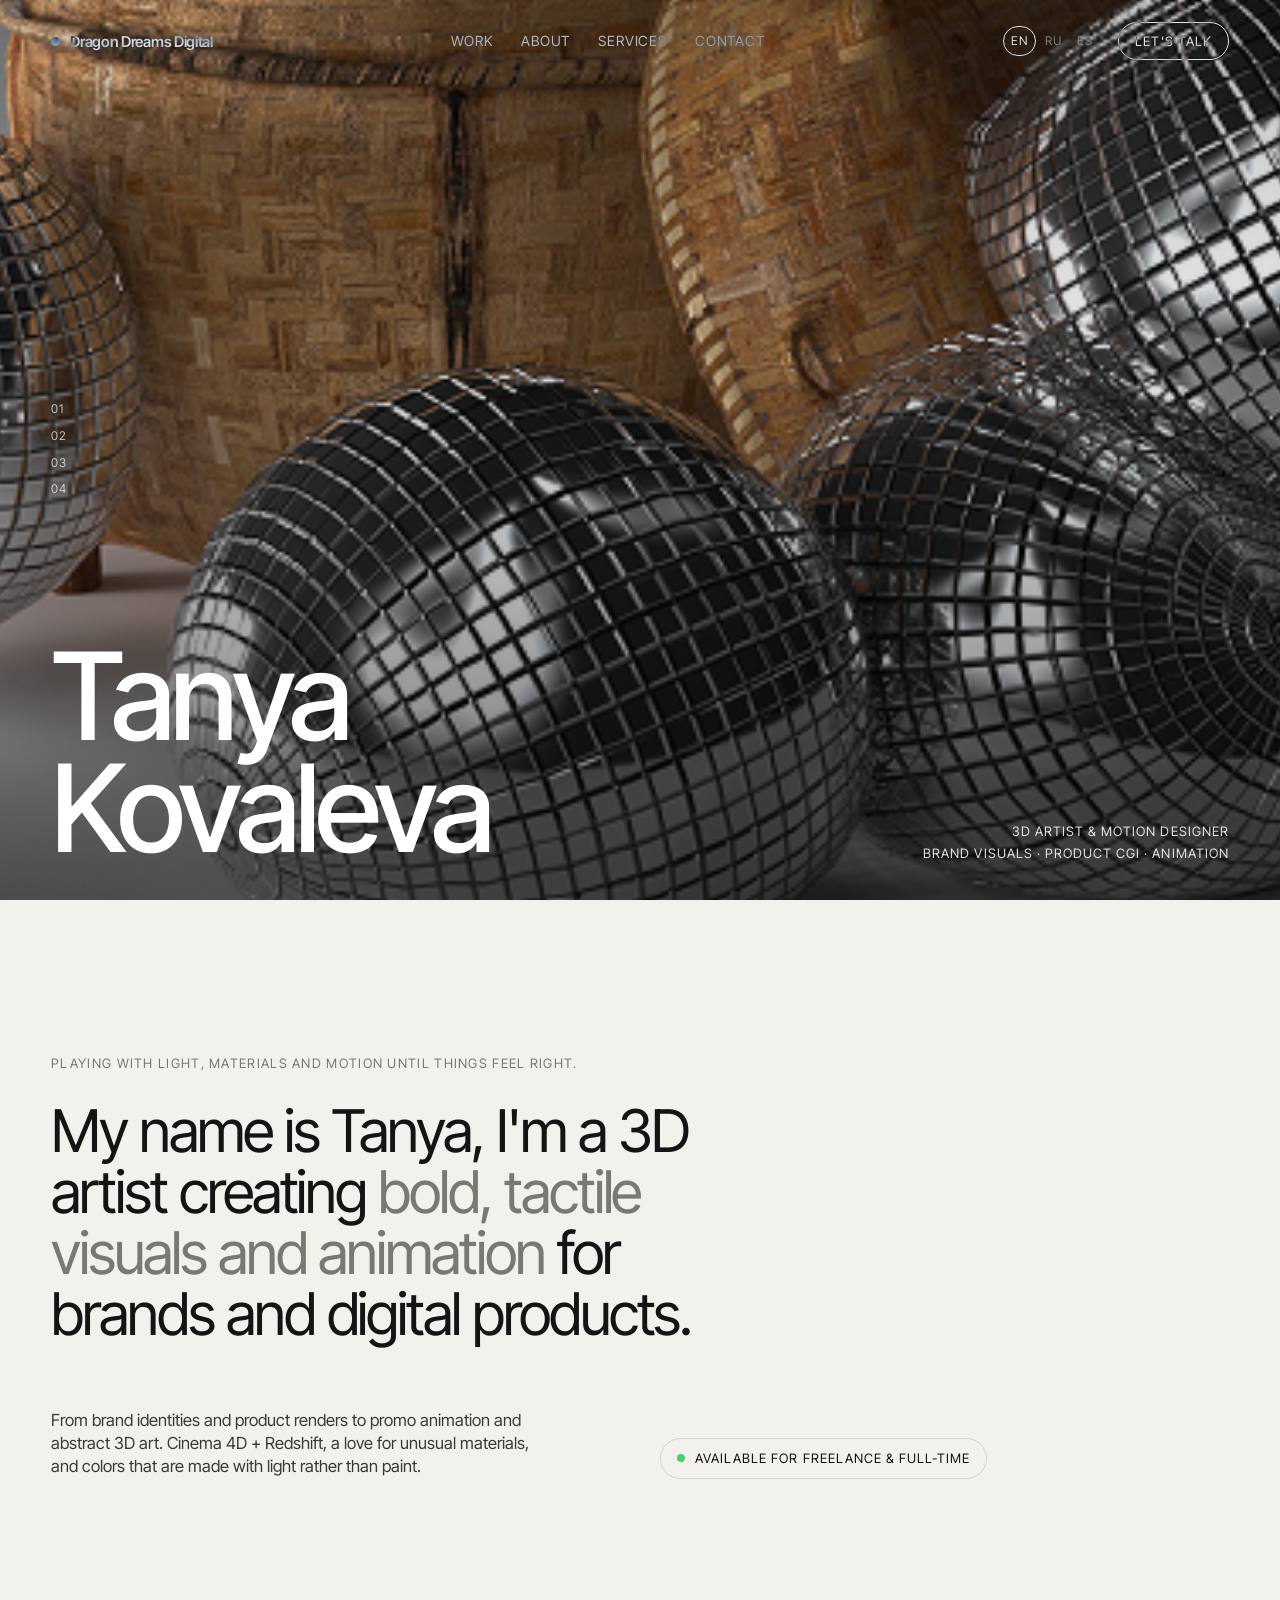
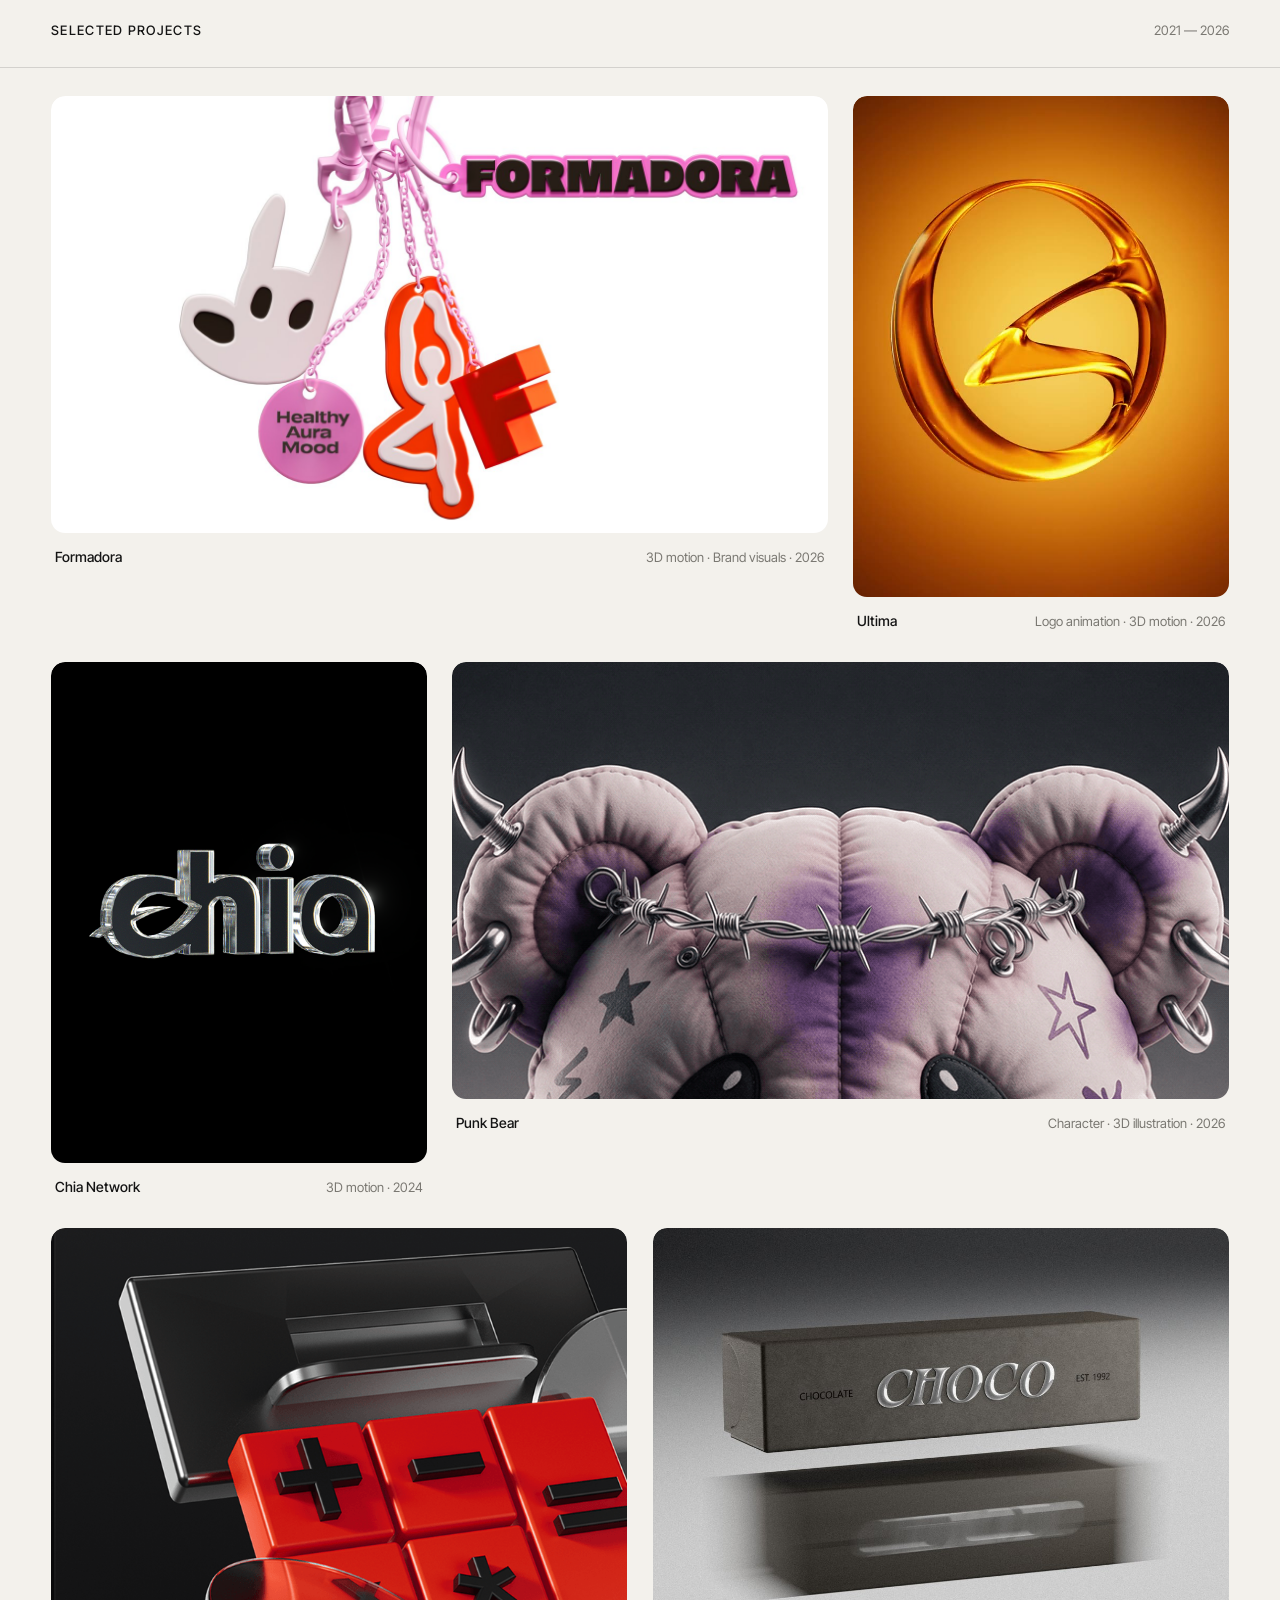
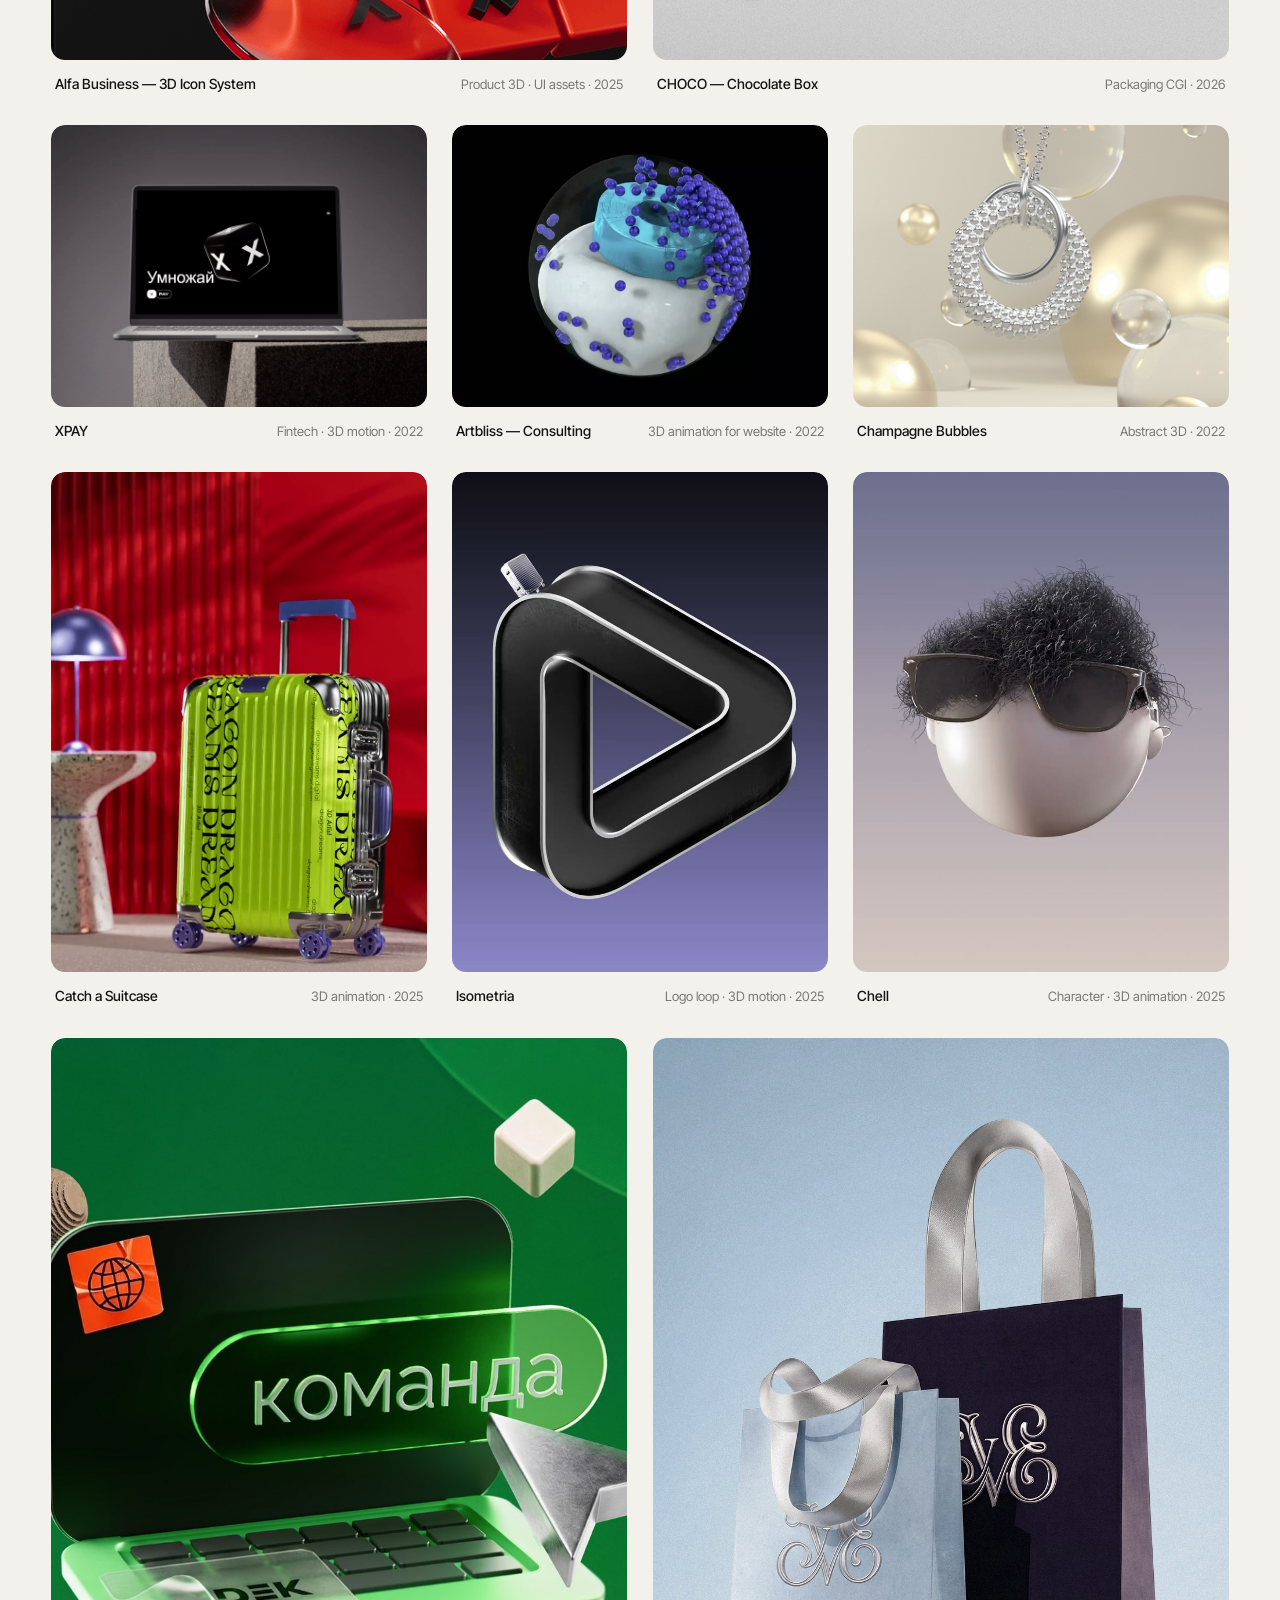
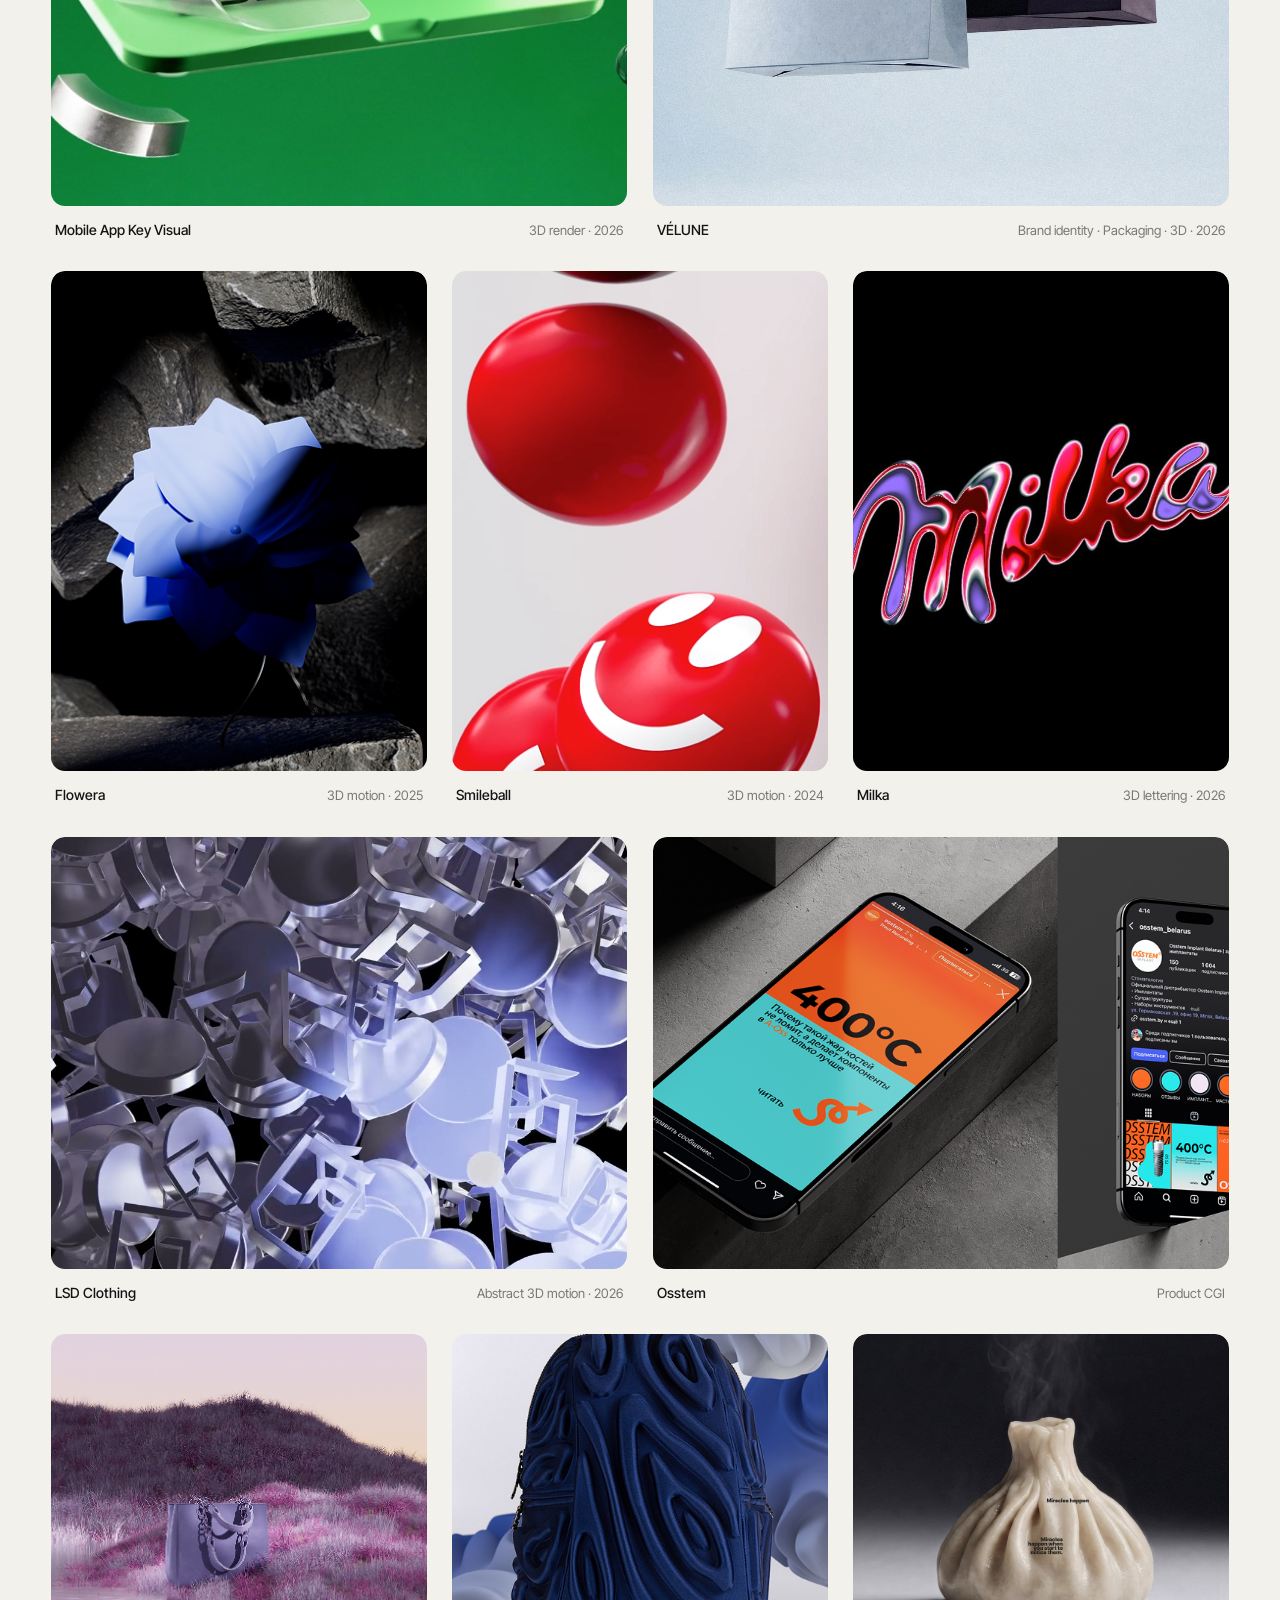
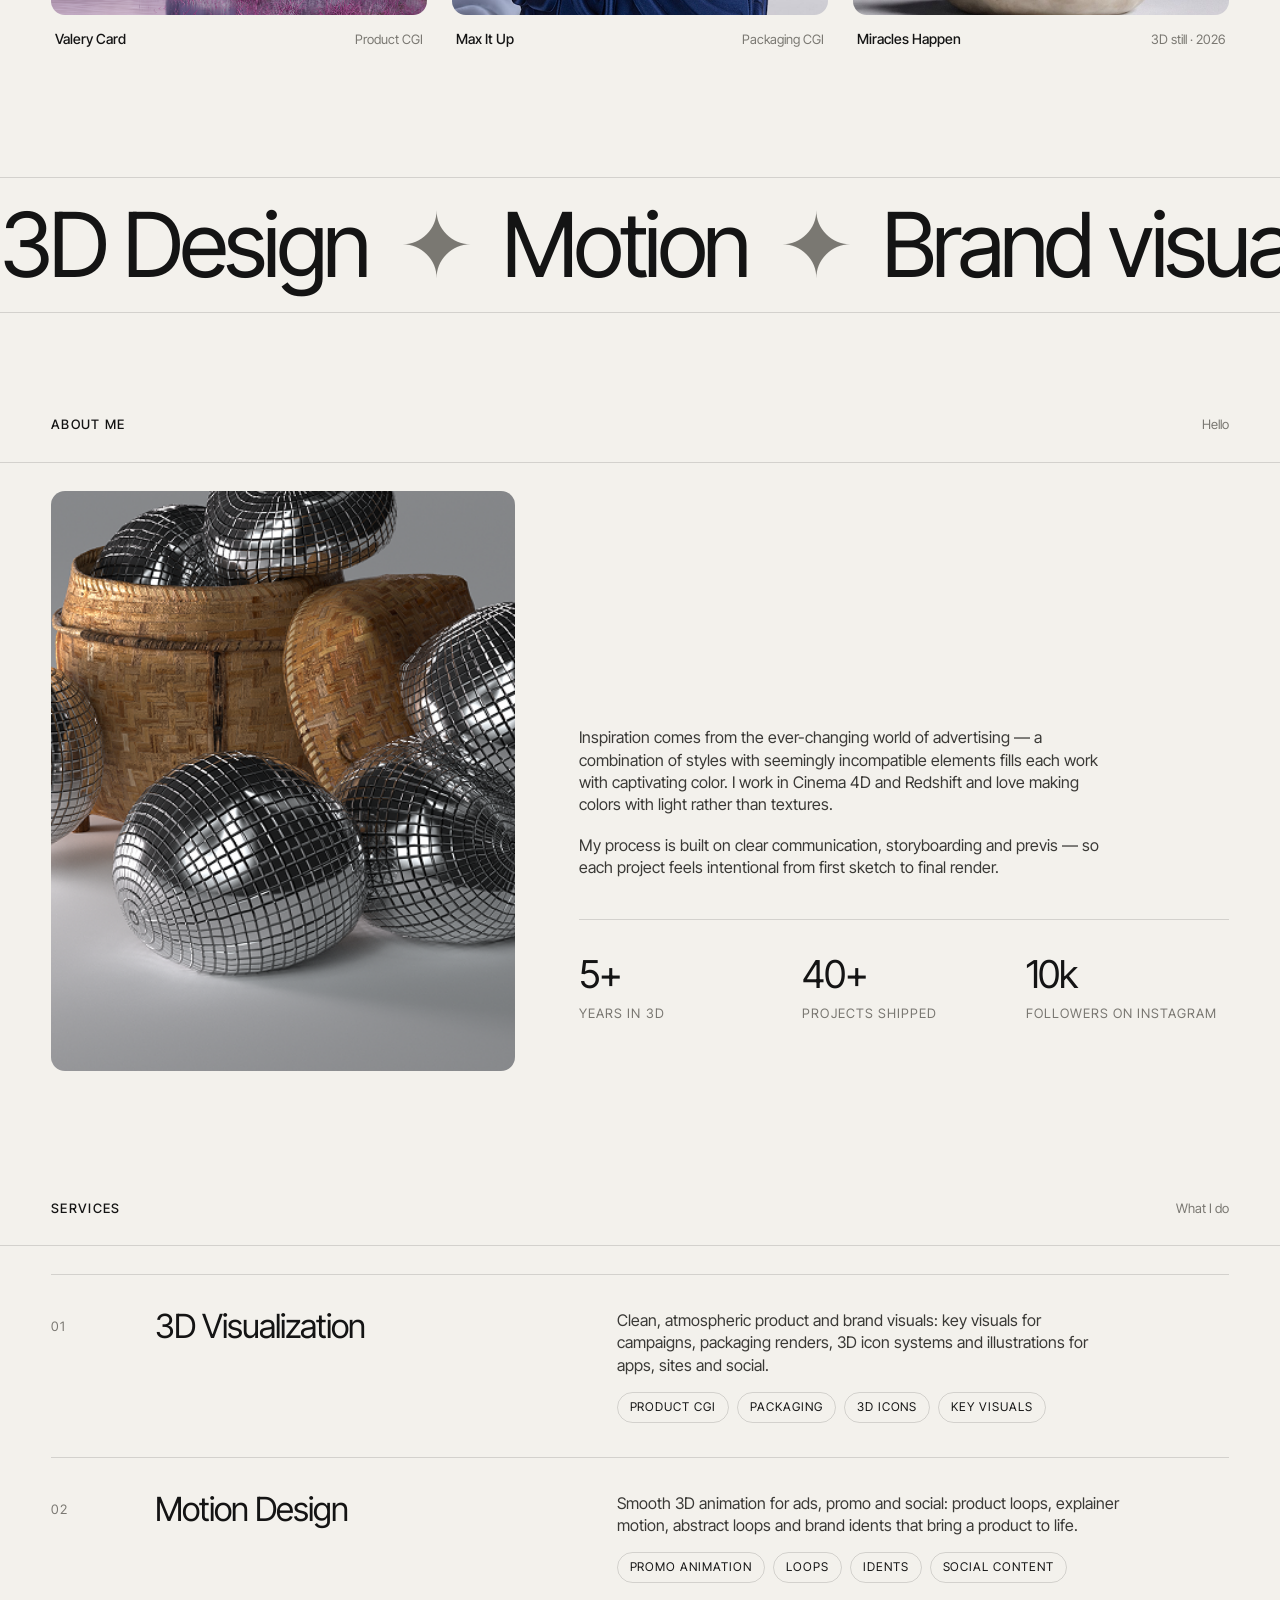
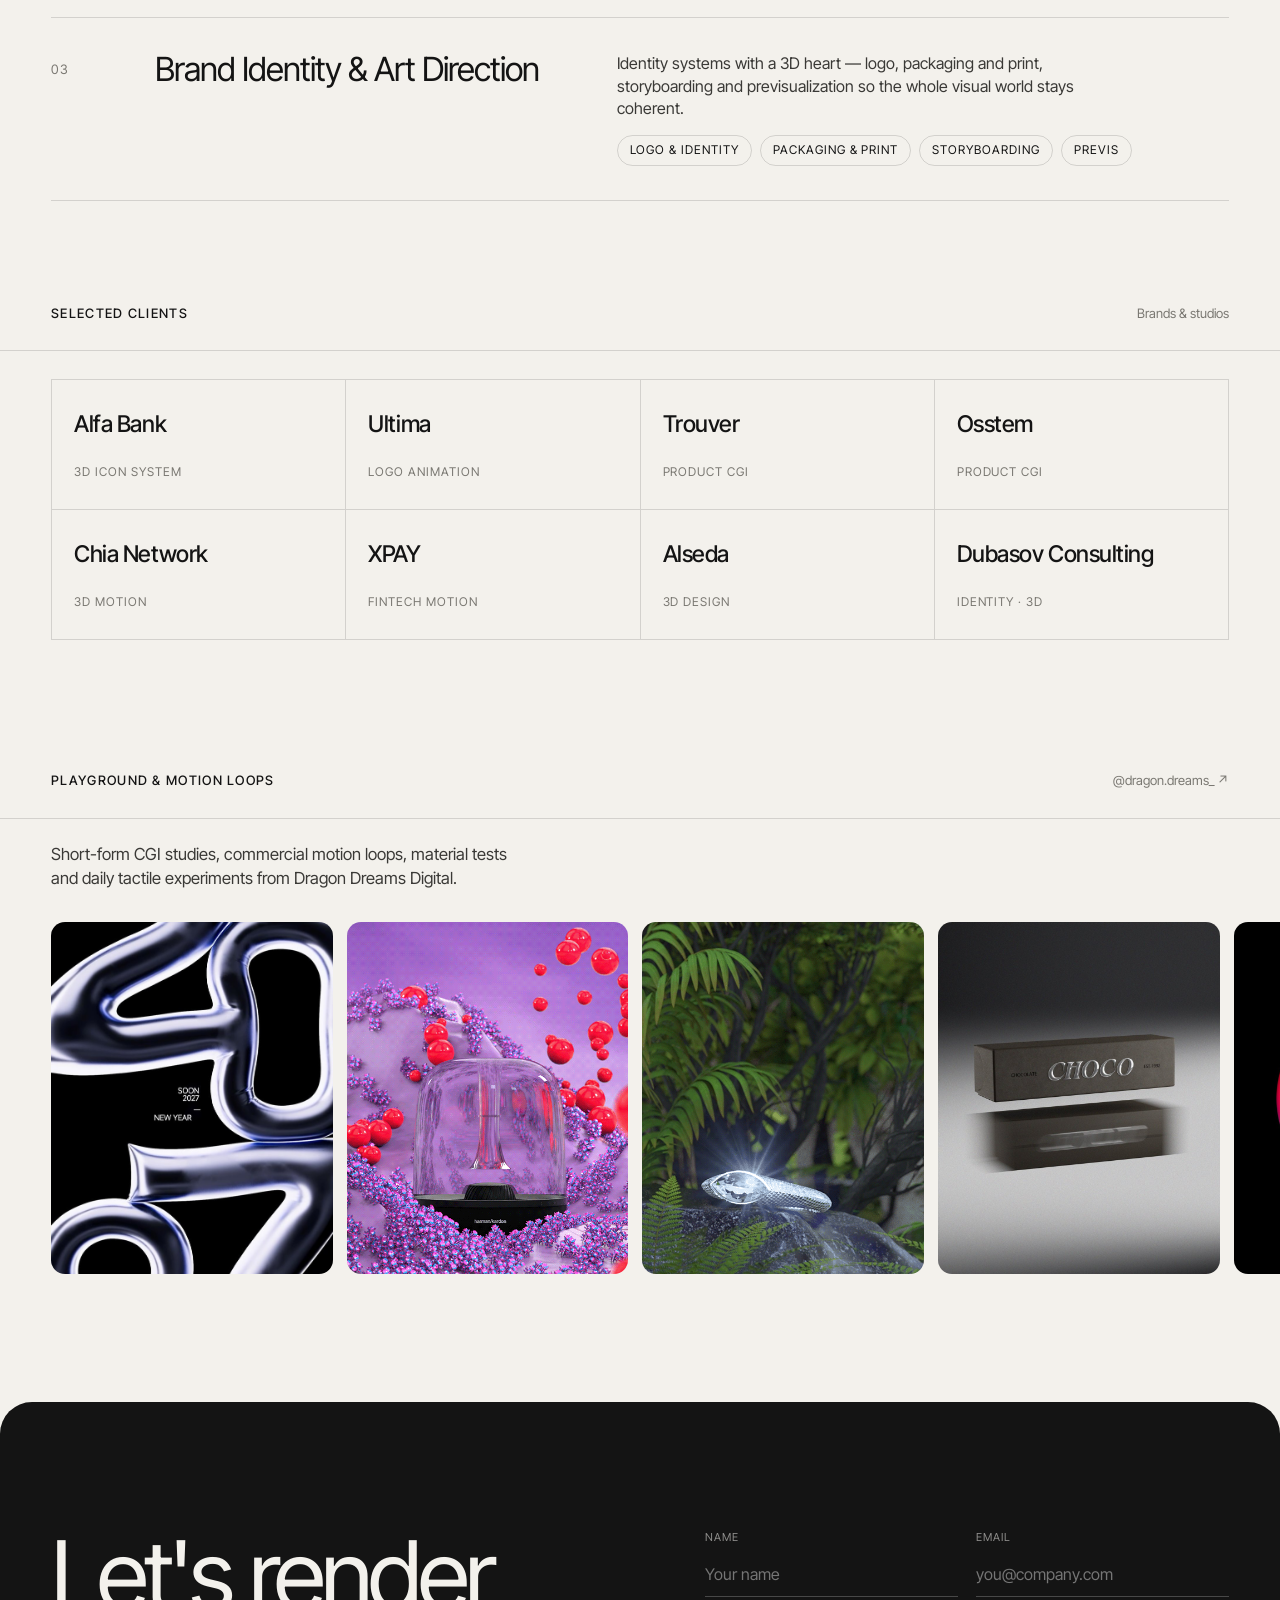
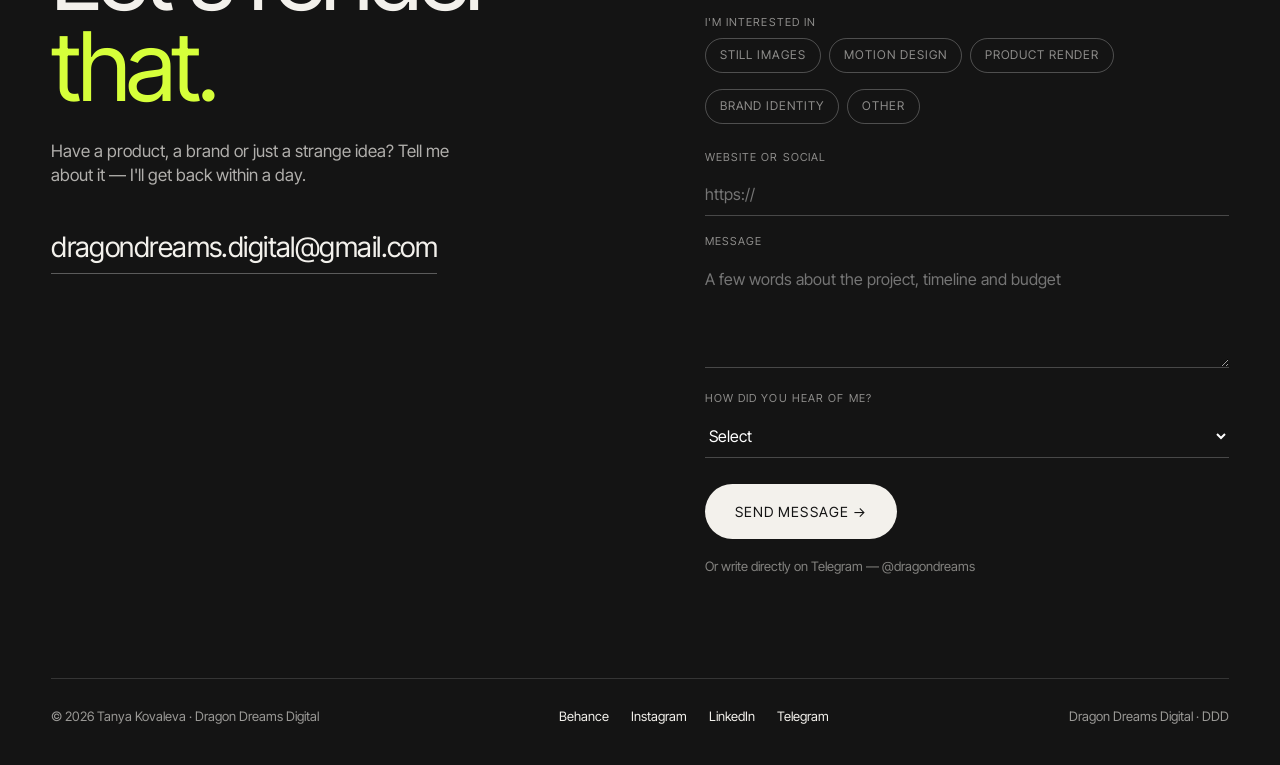
<file: index.html>
<!DOCTYPE html>
<html lang="en">
<head>
<meta charset="UTF-8">
<meta name="viewport" content="width=device-width, initial-scale=1.0">
<title>Tanya Kovaleva — 3D Artist & Motion Designer | Dragon Dreams Digital</title>
<meta name="description" content="Tanya Kovaleva — freelance 3D artist and motion designer. 3D visuals, product visualization and animation for brands and digital products.">
<link rel="icon" href="favicon.svg" type="image/svg+xml">
<link rel="canonical" href="https://dragondreams.digital/">
<meta property="og:type" content="website">
<meta property="og:title" content="Tanya Kovaleva — 3D Artist & Motion Designer">
<meta property="og:description" content="3D visuals, product CGI and animation for brands and digital products. Dragon Dreams Digital.">
<meta property="og:image" content="https://dragondreams.digital/assets/og.jpg">
<meta property="og:url" content="https://dragondreams.digital/">
<meta name="twitter:card" content="summary_large_image">
<meta name="theme-color" content="#141414">
<link rel="preconnect" href="https://fonts.googleapis.com">
<link rel="preconnect" href="https://fonts.gstatic.com" crossorigin>
<link href="https://fonts.googleapis.com/css2?family=Inter+Tight:wght@300;400;500;600&family=Inter:wght@300;400;500&display=swap" rel="stylesheet">
<style>
:root{
  --bg:#f3f1ec;--fg:#141414;--muted:#7a7872;--line:rgba(20,20,20,.14);
  --accent:#d6ff3a;--radius:14px;--pad:clamp(20px,4vw,56px);
  --font:"Inter Tight","Inter",system-ui,-apple-system,Segoe UI,Roboto,sans-serif;
}
*{box-sizing:border-box;margin:0;padding:0}
html{scroll-behavior:smooth}
body{background:var(--bg);color:var(--fg);font-family:var(--font);font-weight:400;line-height:1.4;-webkit-font-smoothing:antialiased;overflow-x:hidden}
a{color:inherit;text-decoration:none}
img,video{display:block;max-width:100%}
::selection{background:var(--accent);color:#141414}

/* cursor dot */
.cursor{position:fixed;top:0;left:0;width:10px;height:10px;border-radius:50%;background:var(--fg);pointer-events:none;z-index:9999;transform:translate(-50%,-50%);transition:width .25s,height .25s,background .25s;mix-blend-mode:difference}
.cursor.big{width:80px;height:80px;background:#fff}
@media (hover:none){.cursor{display:none}}

/* header */
.header{position:fixed;top:0;left:0;right:0;z-index:100;display:flex;align-items:center;justify-content:space-between;padding:22px var(--pad);mix-blend-mode:difference;color:#fff}
.logo{font-weight:600;letter-spacing:-.02em;font-size:15px;display:flex;align-items:center;gap:10px}
.logo span{display:inline-block;width:9px;height:9px;border-radius:50%;background:currentColor}
.nav{display:flex;gap:28px;font-size:14px;text-transform:uppercase;letter-spacing:.06em}
.nav a{position:relative;opacity:.85}
.nav a::after{content:"";position:absolute;left:0;bottom:-4px;width:100%;height:1px;background:currentColor;transform:scaleX(0);transform-origin:right;transition:transform .35s}
.nav a:hover::after{transform:scaleX(1);transform-origin:left}
.hdr-right{display:flex;align-items:center;gap:18px}
.langs{display:flex;gap:2px;font-size:12px;letter-spacing:.08em}
.langs button{background:none;border:0;color:inherit;font:inherit;font-size:12px;letter-spacing:.08em;cursor:pointer;padding:6px 7px;opacity:.5;border-radius:999px;transition:.3s}
.langs button.on{opacity:1;border:1px solid currentColor}
.langs button:hover{opacity:1}
.header .cta{font-size:13px;text-transform:uppercase;letter-spacing:.08em;border:1px solid currentColor;border-radius:999px;padding:9px 16px;transition:background .3s,color .3s}
.header .cta:hover{background:#fff;color:#000}
@media(max-width:760px){.nav{display:none}.header .cta{display:none}}

/* hero */
.hero{position:relative;height:100svh;min-height:600px;overflow:hidden;background:#101010;color:#fff}
.hero video,.hero img{position:absolute;inset:0;width:100%;height:100%;object-fit:cover;opacity:.9;transform:scale(1.01)}
.hero::after{content:"";position:absolute;inset:0;background:linear-gradient(180deg,rgba(0,0,0,.15) 0%,rgba(0,0,0,0) 40%,rgba(0,0,0,.55) 100%)}
.hero__bottom{position:absolute;left:0;right:0;bottom:0;z-index:2;padding:0 var(--pad) 36px;display:flex;justify-content:space-between;align-items:flex-end;gap:24px}
.hero__title{font-size:clamp(44px,9.5vw,150px);line-height:.92;letter-spacing:-.04em;font-weight:500;text-wrap:balance}
.hero__meta{font-size:13px;text-transform:uppercase;letter-spacing:.08em;opacity:.85;white-space:nowrap;line-height:1.7;text-align:right}
.hero__nums{position:absolute;top:50%;left:var(--pad);transform:translateY(-50%);display:flex;flex-direction:column;gap:10px;font-size:12px;letter-spacing:.1em;opacity:.7;z-index:2}
@media(max-width:760px){.hero__bottom{flex-direction:column;align-items:flex-start}.hero__meta{text-align:left}.hero__nums{display:none}}

/* intro */
.intro{padding:clamp(80px,12vw,160px) var(--pad) clamp(60px,8vw,120px)}
.intro__kicker{font-size:13px;text-transform:uppercase;letter-spacing:.1em;color:var(--muted);margin-bottom:28px}
.intro h1{font-size:clamp(30px,4.6vw,72px);line-height:1.04;letter-spacing:-.035em;font-weight:400;max-width:20ch}
.intro h1 em{font-style:normal;color:var(--muted)}
.intro__row{display:grid;grid-template-columns:1fr 1fr;gap:40px;margin-top:64px;align-items:end}
.intro__row p{font-size:clamp(16px,1.3vw,20px);max-width:48ch;color:#3a3936}
.intro__row .pill{display:inline-flex;align-items:center;gap:10px;font-size:13px;text-transform:uppercase;letter-spacing:.08em;border:1px solid var(--line);border-radius:999px;padding:10px 16px}
.pill i{width:8px;height:8px;border-radius:50%;background:#45d36b;display:inline-block;animation:pulse 1.6s infinite}
@keyframes pulse{0%,100%{box-shadow:0 0 0 0 rgba(69,211,107,.6)}70%{box-shadow:0 0 0 8px rgba(69,211,107,0)}}
@media(max-width:760px){.intro__row{grid-template-columns:1fr;gap:28px}}

/* section head */
.shead{display:flex;justify-content:space-between;align-items:baseline;padding:0 var(--pad) 28px;border-bottom:1px solid var(--line);margin:0 0 28px}
.shead h2{font-size:13px;text-transform:uppercase;letter-spacing:.1em;font-weight:500}
.shead span{font-size:13px;color:var(--muted)}

/* works grid */
.works{padding:40px 0 20px}
.grid{display:grid;grid-template-columns:repeat(12,1fr);gap:clamp(14px,2vw,28px);padding:0 var(--pad)}
.work{position:relative;overflow:hidden;border-radius:var(--radius);background:#e6e3dc;grid-column:span 6}
.work.w4{grid-column:span 4}
.work.w8{grid-column:span 8}
.work.w12{grid-column:span 12}
.work__media{position:relative;width:100%;aspect-ratio:4/3;overflow:hidden}
.work.tall .work__media{aspect-ratio:3/4}
.work.wide .work__media{aspect-ratio:16/9}
.work.w12 .work__media{aspect-ratio:21/9}
.work__media img,.work__media video{width:100%;height:100%;object-fit:cover;transform:scale(1.02);transition:transform 1.1s cubic-bezier(.2,.8,.2,1)}
.work:hover .work__media img,.work:hover .work__media video{transform:scale(1.07)}
.work__cap{display:flex;justify-content:space-between;align-items:baseline;padding:14px 4px 6px;font-size:14px}
.work__cap b{font-weight:500}
.work__cap span{color:var(--muted);font-size:13px}
.work__tag{position:absolute;top:14px;left:14px;font-size:11px;text-transform:uppercase;letter-spacing:.1em;background:rgba(255,255,255,.85);backdrop-filter:blur(6px);padding:6px 10px;border-radius:999px;opacity:0;transform:translateY(-6px);transition:.4s}
.work:hover .work__tag{opacity:1;transform:none}
.work{background:transparent}
.work .work__media{border-radius:var(--radius)}
@media(max-width:900px){.work,.work.w4,.work.w8{grid-column:span 6}}
@media(max-width:600px){.work,.work.w4,.work.w8,.work.w12{grid-column:span 12}.work.w12 .work__media{aspect-ratio:4/3}}

/* reveal */
.reveal{opacity:0;transform:translateY(28px);transition:opacity .9s ease,transform .9s cubic-bezier(.2,.8,.2,1)}
.reveal.in{opacity:1;transform:none}

/* marquee */
.marquee{overflow:hidden;border-top:1px solid var(--line);border-bottom:1px solid var(--line);padding:22px 0;margin:clamp(60px,8vw,120px) 0;white-space:nowrap}
.marquee__track{display:inline-flex;gap:0;animation:mq 40s linear infinite}
.marquee__item{font-size:clamp(40px,7vw,110px);letter-spacing:-.04em;font-weight:400;padding-right:.5em;line-height:1}
.marquee__item i{font-style:normal;color:var(--muted);padding:0 .35em}
@keyframes mq{to{transform:translateX(-50%)}}

/* about */
.about{padding:0 var(--pad) clamp(80px,10vw,140px);display:grid;grid-template-columns:5fr 7fr;gap:clamp(30px,5vw,90px);align-items:start}
.about__img{border-radius:var(--radius);overflow:hidden;aspect-ratio:4/5;position:sticky;top:100px}
.about__img img{width:100%;height:100%;object-fit:cover}
.about h2{font-size:clamp(28px,3.4vw,52px);line-height:1.08;letter-spacing:-.03em;font-weight:400;margin-bottom:32px}
.about p{font-size:clamp(16px,1.25vw,19px);color:#3a3936;margin-bottom:18px;max-width:60ch}
.about__facts{display:grid;grid-template-columns:repeat(3,1fr);gap:20px;margin-top:40px;padding-top:28px;border-top:1px solid var(--line)}
.about__facts b{display:block;font-size:clamp(28px,3vw,44px);font-weight:400;letter-spacing:-.03em}
.about__facts span{font-size:13px;color:var(--muted);text-transform:uppercase;letter-spacing:.08em}
@media(max-width:900px){.about{grid-template-columns:1fr}.about__img{position:static;max-width:460px}}

/* services */
.services{padding:0 var(--pad) clamp(60px,8vw,120px)}
.srv{display:grid;grid-template-columns:80px 1fr 1.4fr;gap:24px;padding:34px 0;border-bottom:1px solid var(--line);align-items:start;transition:padding-left .4s}
.srv:first-child{border-top:1px solid var(--line)}
.srv:hover{padding-left:14px}
.srv .n{font-size:13px;color:var(--muted);letter-spacing:.08em;padding-top:8px}
.srv h3{font-size:clamp(22px,2.6vw,40px);font-weight:400;letter-spacing:-.03em;line-height:1.05}
.srv p{font-size:16px;color:#3a3936;max-width:56ch}
.srv ul{list-style:none;display:flex;flex-wrap:wrap;gap:8px;margin-top:16px}
.srv li{font-size:12px;text-transform:uppercase;letter-spacing:.08em;border:1px solid var(--line);border-radius:999px;padding:6px 12px}
@media(max-width:760px){.srv{grid-template-columns:1fr;gap:10px}.srv .n{padding:0}}

/* clients */
.clients{padding:0 var(--pad) clamp(80px,10vw,140px)}
.clients__list{display:grid;grid-template-columns:repeat(4,1fr);border-top:1px solid var(--line);border-left:1px solid var(--line)}
.client{border-right:1px solid var(--line);border-bottom:1px solid var(--line);padding:28px 22px;min-height:130px;display:flex;flex-direction:column;justify-content:space-between;transition:background .35s}
.client:hover{background:#fff}
.client b{font-size:clamp(18px,1.8vw,26px);font-weight:500;letter-spacing:-.02em}
.client span{font-size:12px;color:var(--muted);text-transform:uppercase;letter-spacing:.08em}
@media(max-width:760px){.clients__list{grid-template-columns:repeat(2,1fr)}}

/* instagram strip */
.feed{padding:0 0 clamp(80px,10vw,140px)}
.feed__lead{padding:0 var(--pad);margin:-4px 0 32px;font-size:clamp(16px,1.3vw,20px);color:#3a3936;max-width:56ch}
.feed__row{display:flex;gap:14px;padding:0 var(--pad);overflow-x:auto;scrollbar-width:none}
.feed__row::-webkit-scrollbar{display:none}
.feed__row a{flex:0 0 clamp(200px,22vw,300px);aspect-ratio:4/5;border-radius:var(--radius);overflow:hidden;position:relative}
.feed__row img,.feed__row video{width:100%;height:100%;object-fit:cover;transition:transform 1s cubic-bezier(.2,.8,.2,1)}
.feed__row a:hover img,.feed__row a:hover video{transform:scale(1.06)}

/* contact */
.contact{background:#141414;color:#f3f1ec;padding:clamp(80px,10vw,150px) var(--pad) 40px;border-radius:32px 32px 0 0}
.contact__top{display:grid;grid-template-columns:1.1fr 1fr;gap:clamp(40px,6vw,100px);align-items:start}
.contact h2{font-size:clamp(44px,7.5vw,120px);line-height:.95;letter-spacing:-.045em;font-weight:400}
.contact h2 em{font-style:normal;color:var(--accent)}
.contact .lead{margin-top:28px;font-size:17px;color:rgba(243,241,236,.7);max-width:44ch}
.contact .mail{display:inline-block;margin-top:40px;font-size:clamp(20px,2.2vw,32px);letter-spacing:-.02em;border-bottom:1px solid rgba(255,255,255,.3);padding-bottom:6px;transition:border-color .3s}
.contact .mail:hover{border-color:var(--accent)}
form{display:grid;gap:18px}
.f2{display:grid;grid-template-columns:1fr 1fr;gap:18px}
label{display:block;font-size:11px;text-transform:uppercase;letter-spacing:.1em;color:rgba(243,241,236,.55);margin-bottom:8px}
input,textarea,select{width:100%;background:transparent;border:0;border-bottom:1px solid rgba(255,255,255,.22);color:#fff;font:inherit;font-size:16px;padding:10px 0;outline:none;border-radius:0;transition:border-color .3s}
input:focus,textarea:focus,select:focus{border-color:var(--accent)}
textarea{min-height:110px;resize:vertical}
select option{color:#000}
.chips{display:flex;flex-wrap:wrap;gap:8px}
.chips input{display:none}
.chips span{display:inline-block;font-size:12px;text-transform:uppercase;letter-spacing:.08em;border:1px solid rgba(255,255,255,.25);border-radius:999px;padding:8px 14px;cursor:pointer;transition:.3s}
.chips input:checked+span{background:var(--accent);color:#141414;border-color:var(--accent)}
.btn{display:inline-flex;align-items:center;justify-content:center;gap:12px;background:#f3f1ec;color:#141414;border:0;border-radius:999px;padding:18px 30px;font:inherit;font-size:14px;text-transform:uppercase;letter-spacing:.08em;cursor:pointer;transition:background .3s,transform .3s;margin-top:8px;justify-self:start}
.btn:hover{background:var(--accent);transform:translateY(-2px)}
.form-note{font-size:13px;color:rgba(243,241,236,.5)}
.footer{display:flex;justify-content:space-between;align-items:center;gap:20px;flex-wrap:wrap;margin-top:clamp(70px,8vw,120px);padding-top:28px;border-top:1px solid rgba(255,255,255,.14);font-size:13px;color:rgba(243,241,236,.6)}
.footer .soc{display:flex;gap:22px}
.footer .soc a{color:#f3f1ec;transition:color .3s}
.footer .soc a:hover{color:var(--accent)}
@media(max-width:900px){.contact__top{grid-template-columns:1fr}.f2{grid-template-columns:1fr}}

/* lightbox */
.lb{position:fixed;inset:0;background:#0a0a0a;z-index:1000;display:none;align-items:center;justify-content:center;padding:4vw;cursor:zoom-out;overflow:hidden}
.lb__bg{position:absolute;inset:-10%;width:120%;height:120%;object-fit:cover;filter:blur(50px) brightness(.55);transform:scale(1.1);pointer-events:none}
#lbInner{position:relative;z-index:1;display:flex;align-items:center;justify-content:center;max-width:100%;max-height:100%}
.lb.open{display:flex}
#lbInner img,#lbInner video{max-width:92vw;max-height:92vh;border-radius:12px;object-fit:contain;box-shadow:0 30px 80px rgba(0,0,0,.5)}
.lb__cap,.lb__x{z-index:2}
.lb__cap{position:absolute;left:var(--pad);bottom:28px;color:#fff;font-size:14px}
.lb__cap span{opacity:.6;margin-left:12px}
.lb__x{position:absolute;top:24px;right:var(--pad);color:#fff;font-size:13px;letter-spacing:.1em;text-transform:uppercase}
</style>
</head>
<body>
<div class="cursor" id="cursor"></div>

<header class="header">
  <a href="#top" class="logo"><span></span>Dragon Dreams Digital</a>
  <nav class="nav">
    <a href="#work" data-i18n="nav_work">Work</a>
    <a href="#about" data-i18n="nav_about">About</a>
    <a href="#services" data-i18n="nav_services">Services</a>
    <a href="#contact" data-i18n="nav_contact">Contact</a>
  </nav>
  <div class="hdr-right">
    <div class="langs"><button data-lang="en" class="on">EN</button><button data-lang="ru">RU</button><button data-lang="es">ES</button></div>
    <a href="#contact" class="cta" data-i18n="cta">Let's talk</a>
  </div>
</header>

<!-- HERO -->
<section class="hero" id="top">
  <video autoplay muted loop playsinline poster="assets/diskoball.webp">
    <source src="assets/discoball.mp4" type="video/mp4">
  </video>
  <div class="hero__nums"><span>01</span><span>02</span><span>03</span><span>04</span></div>
  <div class="hero__bottom">
    <h1 class="hero__title">Tanya<br>Kovaleva</h1>
    <div class="hero__meta" data-i18n="hero_meta">3D Artist &amp; Motion Designer<br>Brand visuals · Product CGI · Animation</div>
  </div>
</section>

<!-- INTRO -->
<section class="intro">
  <div class="intro__kicker reveal" data-i18n="kicker">Playing with light, materials and motion until things feel right.</div>
  <h1 class="reveal" data-i18n="intro_h">My name is Tanya, I'm a 3D artist creating <em>bold, tactile visuals and animation</em> for brands and digital products.</h1>
  <div class="intro__row">
    <p class="reveal" data-i18n="intro_p">From brand identities and product renders to promo animation and abstract 3D art. Cinema 4D + Redshift, a love for unusual materials, and colors that are made with light rather than paint.</p>
    <div class="reveal"><span class="pill"><i></i><span data-i18n="pill">Available for freelance &amp; full-time</span></span></div>
  </div>
</section>

<!-- WORK -->
<section class="works" id="work">
  <div class="shead"><h2 data-i18n="sel_proj">Selected projects</h2><span>2021 — 2026</span></div>
  <div class="grid">
    <a class="work w8 wide reveal" data-lb="assets/formadora.mp4" data-type="video" href="#">
      <div class="work__media"><video autoplay muted loop playsinline poster="assets/formadora.jpg"><source src="assets/formadora.mp4" type="video/mp4"></video><span class="work__tag">Play</span></div>
      <div class="work__cap"><b>Formadora</b><span data-i18n-cap="3D motion · Brand visuals · 2026">3D motion · Brand visuals · 2026</span></div>
    </a>
    <a class="work w4 tall reveal" data-lb="assets/ultima.mp4" data-type="video" href="#">
      <div class="work__media"><video autoplay muted loop playsinline poster="assets/ultima.jpg"><source src="assets/ultima.mp4" type="video/mp4"></video><span class="work__tag">Play</span></div>
      <div class="work__cap"><b>Ultima</b><span data-i18n-cap="Logo animation · 3D motion · 2026">Logo animation · 3D motion · 2026</span></div>
    </a>

    <a class="work w4 tall reveal" data-lb="assets/chia.mp4" data-type="video" href="#">
      <div class="work__media"><video autoplay muted loop playsinline poster="assets/chia.webp"><source src="assets/chia.mp4" type="video/mp4"></video><span class="work__tag">Play</span></div>
      <div class="work__cap"><b>Chia Network</b><span data-i18n-cap="3D motion · 2024">3D motion · 2024</span></div>
    </a>
    <a class="work w8 wide reveal" href="https://www.behance.net/gallery/258458487/Punk-bear" target="_blank" rel="noopener">
      <div class="work__media"><img src="assets/punkbear.png" alt="Punk bear"><span class="work__tag">Behance ↗</span></div>
      <div class="work__cap"><b>Punk Bear</b><span data-i18n-cap="Character · 3D illustration · 2026">Character · 3D illustration · 2026</span></div>
    </a>

    <a class="work w6 reveal" href="https://www.behance.net/gallery/258153895/3D-Icon-System-for-Alfa-Business" target="_blank" rel="noopener">
      <div class="work__media"><img src="assets/alfa-icons.png" alt="3D Icon System for Alfa Business"><span class="work__tag">Behance ↗</span></div>
      <div class="work__cap"><b>Alfa Business — 3D Icon System</b><span data-i18n-cap="Product 3D · UI assets · 2025">Product 3D · UI assets · 2025</span></div>
    </a>
    <a class="work w6 reveal" data-lb="assets/choco-dark.jpg" href="#">
      <div class="work__media"><img src="assets/choco-dark.jpg" alt="CHOCO — chocolate box 3D visualization"><span class="work__tag">View</span></div>
      <div class="work__cap"><b>CHOCO — Chocolate Box</b><span data-i18n-cap="Packaging CGI · 2026">Packaging CGI · 2026</span></div>
    </a>

    <a class="work w4 reveal" href="https://www.behance.net/gallery/246485237/XPAY" target="_blank" rel="noopener">
      <div class="work__media"><img src="assets/xpay.gif" alt="XPAY"><span class="work__tag">Behance ↗</span></div>
      <div class="work__cap"><b>XPAY</b><span data-i18n-cap="Fintech · 3D motion · 2022">Fintech · 3D motion · 2022</span></div>
    </a>
    <a class="work w4 reveal" href="https://artbliss.eu/consulting#page5" target="_blank" rel="noopener">
      <div class="work__media"><video autoplay muted loop playsinline poster="assets/artbliss.jpg"><source src="assets/artbliss.mp4" type="video/mp4"></video><span class="work__tag">Artbliss ↗</span></div>
      <div class="work__cap"><b>Artbliss — Consulting</b><span data-i18n-cap="3D animation for website · 2022">3D animation for website · 2022</span></div>
    </a>
    <a class="work w4 reveal" href="https://www.behance.net/gallery/147829189/Champagne-bubbles" target="_blank" rel="noopener">
      <div class="work__media"><img src="assets/champagne.png" alt="Champagne bubbles"><span class="work__tag">Behance ↗</span></div>
      <div class="work__cap"><b>Champagne Bubbles</b><span data-i18n-cap="Abstract 3D · 2022">Abstract 3D · 2022</span></div>
    </a>

    <a class="work w4 tall reveal" data-lb="assets/suitcase_ddd.mp4" data-type="video" href="#">
      <div class="work__media"><video autoplay muted loop playsinline poster="assets/suitcase_ddd.jpg"><source src="assets/suitcase_ddd.mp4" type="video/mp4"></video><span class="work__tag">Play</span></div>
      <div class="work__cap"><b>Catch a Suitcase</b><span data-i18n-cap="3D animation · 2025">3D animation · 2025</span></div>
    </a>
    <a class="work w4 tall reveal" data-lb="assets/isometria.mp4" data-type="video" href="#">
      <div class="work__media"><video autoplay muted loop playsinline poster="assets/isometria.jpg"><source src="assets/isometria.mp4" type="video/mp4"></video><span class="work__tag">Play</span></div>
      <div class="work__cap"><b>Isometria</b><span data-i18n-cap="Logo loop · 3D motion · 2025">Logo loop · 3D motion · 2025</span></div>
    </a>
    <a class="work w4 tall reveal" data-lb="assets/chell.mp4" data-type="video" href="#">
      <div class="work__media"><video autoplay muted loop playsinline poster="assets/chell.jpg"><source src="assets/chell.mp4" type="video/mp4"></video><span class="work__tag">Play</span></div>
      <div class="work__cap"><b>Chell</b><span data-i18n-cap="Character · 3D animation · 2025">Character · 3D animation · 2025</span></div>
    </a>

    <a class="work w6 tall reveal" data-lb="assets/ig-komanda.jpg" href="#">
      <div class="work__media"><img src="assets/ig-komanda.jpg" alt="3D render for mobile app"><span class="work__tag">View</span></div>
      <div class="work__cap"><b>Mobile App Key Visual</b><span data-i18n-cap="3D render · 2026">3D render · 2026</span></div>
    </a>
    <a class="work w6 tall reveal" href="https://www.behance.net/gallery/258448937/VELUNE-Brand-Identity-Pac-Design-3D-Visualization" target="_blank" rel="noopener">
      <div class="work__media"><img src="assets/velune-bags.jpg" alt="VÉLUNE — brand identity, packaging & 3D visualization"><span class="work__tag">Behance ↗</span></div>
      <div class="work__cap"><b>VÉLUNE</b><span data-i18n-cap="Brand identity · Packaging · 3D · 2026">Brand identity · Packaging · 3D · 2026</span></div>
    </a>

    <a class="work w4 tall reveal" data-lb="assets/flowera_2025.mp4" data-type="video" href="#">
      <div class="work__media"><video autoplay muted loop playsinline poster="assets/flowera.webp"><source src="assets/flowera_2025.mp4" type="video/mp4"></video><span class="work__tag">Play</span></div>
      <div class="work__cap"><b>Flowera</b><span data-i18n-cap="3D motion · 2025">3D motion · 2025</span></div>
    </a>
    <a class="work w4 tall reveal" data-lb="assets/smileball_2024.mp4" data-type="video" href="#">
      <div class="work__media"><video autoplay muted loop playsinline poster="assets/smileball.webp"><source src="assets/smileball_2024.mp4" type="video/mp4"></video><span class="work__tag">Play</span></div>
      <div class="work__cap"><b>Smileball</b><span data-i18n-cap="3D motion · 2024">3D motion · 2024</span></div>
    </a>
    <a class="work w4 tall reveal" data-lb="assets/ig-milka.jpg" href="#">
      <div class="work__media"><img src="assets/ig-milka.jpg" alt="Milka 3D lettering"><span class="work__tag">View</span></div>
      <div class="work__cap"><b>Milka</b><span data-i18n-cap="3D lettering · 2026">3D lettering · 2026</span></div>
    </a>

    <a class="work w6 reveal" data-lb="assets/lsd.mp4" data-type="video" href="#">
      <div class="work__media"><video autoplay muted loop playsinline poster="assets/lsd.jpg"><source src="assets/lsd.mp4" type="video/mp4"></video><span class="work__tag">Play</span></div>
      <div class="work__cap"><b>LSD Clothing</b><span data-i18n-cap="Abstract 3D motion · 2026">Abstract 3D motion · 2026</span></div>
    </a>
    <a class="work w6 reveal" data-lb="assets/Osstem.webp" href="#">
      <div class="work__media"><img src="assets/Osstem.webp" alt="Osstem"><span class="work__tag">View</span></div>
      <div class="work__cap"><b>Osstem</b><span data-i18n-cap="Product CGI">Product CGI</span></div>
    </a>

    <a class="work w4 reveal" data-lb="assets/Valery-kard.webp" href="#">
      <div class="work__media"><img src="assets/Valery-kard.webp" alt="Valery card"><span class="work__tag">View</span></div>
      <div class="work__cap"><b>Valery Card</b><span data-i18n-cap="Product CGI">Product CGI</span></div>
    </a>
    <a class="work w4 reveal" data-lb="assets/max-it-up.webp" href="#">
      <div class="work__media"><img src="assets/max-it-up.webp" alt="Max it up"><span class="work__tag">View</span></div>
      <div class="work__cap"><b>Max It Up</b><span data-i18n-cap="Packaging CGI">Packaging CGI</span></div>
    </a>
    <a class="work w4 reveal" data-lb="assets/ig-miracle.jpg" href="#">
      <div class="work__media"><img src="assets/ig-miracle.jpg" alt="Miracles happen"><span class="work__tag">View</span></div>
      <div class="work__cap"><b>Miracles Happen</b><span data-i18n-cap="3D still · 2026">3D still · 2026</span></div>
    </a>
  </div>
</section>

<div class="marquee" aria-hidden="true">
  <div class="marquee__track" id="mq">
    <div class="marquee__item">3D Design<i>✦</i>Motion<i>✦</i>Brand visuals<i>✦</i>Product CGI<i>✦</i>Art direction<i>✦</i></div>
    <div class="marquee__item">3D Design<i>✦</i>Motion<i>✦</i>Brand visuals<i>✦</i>Product CGI<i>✦</i>Art direction<i>✦</i></div>
  </div>
</div>

<!-- ABOUT -->
<section id="about">
  <div class="shead"><h2 data-i18n="about_h">About me</h2><span data-i18n="about_s">Hello</span></div>
  <div class="about">
    <div class="about__img reveal"><img src="assets/diskoball.webp" alt="Tanya Kovaleva — Dragon Dreams Digital"></div>
    <div>
      <h2 class="reveal" data-i18n="about_t">I'm Tanya — a 3D artist and motion designer running the studio Dragon Dreams Digital.</h2>
      <p class="reveal" data-i18n="about_p1">I create 3D visuals and animation for brands and digital products: brand visuals, ad and promo animation, product visualization and abstract 3D art.</p>
      <p class="reveal" data-i18n="about_p2">Inspiration comes from the ever-changing world of advertising — a combination of styles with seemingly incompatible elements fills each work with captivating color. I work in Cinema 4D and Redshift and love making colors with light rather than textures.</p>
      <p class="reveal" data-i18n="about_p3">My process is built on clear communication, storyboarding and previs — so each project feels intentional from first sketch to final render.</p>
      <div class="about__facts reveal">
        <div><b>5+</b><span data-i18n="f1">years in 3D</span></div>
        <div><b>40+</b><span data-i18n="f2">projects shipped</span></div>
        <div><b>10k</b><span data-i18n="f3">followers on Instagram</span></div>
      </div>
    </div>
  </div>
</section>

<!-- SERVICES -->
<section id="services">
  <div class="shead"><h2 data-i18n="srv_h">Services</h2><span data-i18n="srv_s">What I do</span></div>
  <div class="services">
    <div class="srv reveal">
      <div class="n">01</div>
      <h3 data-i18n="s1h">3D Visualization</h3>
      <div><p data-i18n="s1p">Clean, atmospheric product and brand visuals: key visuals for campaigns, packaging renders, 3D icon systems and illustrations for apps, sites and social.</p>
        <ul data-i18n="s1l"><li>Product CGI</li><li>Packaging</li><li>3D icons</li><li>Key visuals</li></ul></div>
    </div>
    <div class="srv reveal">
      <div class="n">02</div>
      <h3 data-i18n="s2h">Motion Design</h3>
      <div><p data-i18n="s2p">Smooth 3D animation for ads, promo and social: product loops, explainer motion, abstract loops and brand idents that bring a product to life.</p>
        <ul data-i18n="s2l"><li>Promo animation</li><li>Loops</li><li>Idents</li><li>Social content</li></ul></div>
    </div>
    <div class="srv reveal">
      <div class="n">03</div>
      <h3 data-i18n="s3h">Brand Identity &amp; Art Direction</h3>
      <div><p data-i18n="s3p">Identity systems with a 3D heart — logo, packaging and print, storyboarding and previsualization so the whole visual world stays coherent.</p>
        <ul data-i18n="s3l"><li>Logo &amp; identity</li><li>Packaging &amp; print</li><li>Storyboarding</li><li>Previs</li></ul></div>
    </div>
  </div>
</section>

<!-- CLIENTS -->
<section>
  <div class="shead"><h2 data-i18n="cl_h">Selected clients</h2><span data-i18n="cl_s">Brands &amp; studios</span></div>
  <div class="clients">
    <div class="clients__list">
      <div class="client reveal"><b>Alfa Bank</b><span data-i18n-cap="3D icon system">3D icon system</span></div>
      <div class="client reveal"><b>Ultima</b><span data-i18n-cap="Logo animation">Logo animation</span></div>
      <div class="client reveal"><b>Trouver</b><span data-i18n-cap="Product CGI">Product CGI</span></div>
      <div class="client reveal"><b>Osstem</b><span data-i18n-cap="Product CGI">Product CGI</span></div>
      <div class="client reveal"><b>Chia Network</b><span data-i18n-cap="3D motion">3D motion</span></div>
      <div class="client reveal"><b>XPAY</b><span data-i18n-cap="Fintech motion">Fintech motion</span></div>
      <div class="client reveal"><b>Alseda</b><span data-i18n-cap="3D design">3D design</span></div>
      <div class="client reveal"><b>Dubasov Consulting</b><span data-i18n-cap="Identity · 3D">Identity · 3D</span></div>
    </div>
  </div>
</section>

<!-- FEED -->
<section class="feed">
  <div class="shead"><h2 data-i18n="feed_h">Playground &amp; Motion Loops</h2><a href="https://www.instagram.com/dragon.dreams_" target="_blank" rel="noopener"><span>@dragon.dreams_ ↗</span></a></div>
  <p class="feed__lead reveal" data-i18n="feed_p">Short-form CGI studies, commercial motion loops, material tests and daily tactile experiments from Dragon Dreams Digital.</p>
  <div class="feed__row">
    <a href="https://www.instagram.com/dragon.dreams_" target="_blank" rel="noopener"><img src="assets/ig-2027.jpg" alt=""></a>
    <a href="https://www.instagram.com/dragon.dreams_" target="_blank" rel="noopener"><img src="assets/crystal.png" alt=""></a>
    <a href="https://www.instagram.com/dragon.dreams_" target="_blank" rel="noopener"><img src="assets/tropical.png" alt=""></a>
    <a href="https://www.instagram.com/dragon.dreams_" target="_blank" rel="noopener"><img src="assets/ig-choco.jpg" alt=""></a>
    <a href="https://www.instagram.com/dragon.dreams_" target="_blank" rel="noopener"><img src="assets/ig-whiteball.jpg" alt=""></a>
    <a href="https://www.instagram.com/dragon.dreams_" target="_blank" rel="noopener"><img src="assets/ig-punkbear.jpg" alt=""></a>
    <a href="https://www.instagram.com/dragon.dreams_" target="_blank" rel="noopener"><img src="assets/choco-light.jpg" alt=""></a>
    <a href="https://www.instagram.com/dragon.dreams_" target="_blank" rel="noopener"><img src="assets/ig-suitcase.jpg" alt=""></a>
    <a href="https://www.instagram.com/dragon.dreams_" target="_blank" rel="noopener"><img src="assets/be-happy.webp" alt=""></a>
    <a href="https://www.instagram.com/dragon.dreams_" target="_blank" rel="noopener"><img src="assets/haliky.webp" alt=""></a>
    <a href="https://www.instagram.com/dragon.dreams_" target="_blank" rel="noopener"><img src="assets/Bohoann.webp" alt=""></a>
    <a href="https://www.instagram.com/dragon.dreams_" target="_blank" rel="noopener"><img src="assets/eat-sleep.webp" alt=""></a>
  </div>
</section>

<!-- CONTACT -->
<section class="contact" id="contact">
  <div class="contact__top">
    <div>
      <h2 class="reveal" data-i18n="c_h">Let's render <em>that.</em></h2>
      <p class="lead reveal" data-i18n="c_p">Have a product, a brand or just a strange idea? Tell me about it — I'll get back within a day.</p>
      <a class="mail reveal" href="mailto:dragondreams.digital@gmail.com">dragondreams.digital@gmail.com</a>
    </div>
    <form action="https://formsubmit.co/dragondreams.digital@gmail.com" method="POST" class="reveal">
      <input type="hidden" name="_subject" value="New inquiry from dragondreams.digital">
      <input type="hidden" name="_captcha" value="false">
      <div class="f2">
        <div><label data-i18n="l_name">Name</label><input type="text" name="name" required placeholder="Your name" data-i18n-ph="ph_name"></div>
        <div><label data-i18n="l_email">Email</label><input type="email" name="email" required placeholder="you@company.com"></div>
      </div>
      <div>
        <label data-i18n="l_int">I'm interested in</label>
        <div class="chips">
          <label><input type="checkbox" name="service" value="Still images"><span data-i18n="o1">Still images</span></label>
          <label><input type="checkbox" name="service" value="Motion design"><span data-i18n="o2">Motion design</span></label>
          <label><input type="checkbox" name="service" value="Product render"><span data-i18n="o3">Product render</span></label>
          <label><input type="checkbox" name="service" value="Brand identity"><span data-i18n="o4">Brand identity</span></label>
          <label><input type="checkbox" name="service" value="Other"><span data-i18n="o5">Other</span></label>
        </div>
      </div>
      <div><label data-i18n="l_web">Website or social</label><input type="text" name="website" placeholder="https://"></div>
      <div><label data-i18n="l_msg">Message</label><textarea name="message" required placeholder="A few words about the project, timeline and budget" data-i18n-ph="ph_msg"></textarea></div>
      <div><label data-i18n="l_src">How did you hear of me?</label>
        <select name="source"><option value="" data-i18n="opt_sel">Select</option><option>Behance</option><option>Instagram</option><option>Pinterest</option><option>Google</option><option data-i18n="opt_rec">Recommendation</option></select></div>
      <button class="btn" type="submit" data-i18n="send">Send message →</button>
      <div class="form-note" data-i18n="note">Or write directly on Telegram — @dragondreams</div>
    </form>
  </div>
  <footer class="footer">
    <div>© 2026 Tanya Kovaleva · Dragon Dreams Digital</div>
    <div class="soc">
      <a href="https://www.behance.net/tanya3kovae69a" target="_blank" rel="noopener">Behance</a>
      <a href="https://www.instagram.com/dragon.dreams_" target="_blank" rel="noopener">Instagram</a>
      <a href="http://linkedin.com/in/tanya-kovaleva-797429196" target="_blank" rel="noopener">LinkedIn</a>
      <a href="https://t.me/dragondreams" target="_blank" rel="noopener">Telegram</a>
    </div>
    <div>Dragon Dreams Digital · DDD</div>
  </footer>
</section>

<div class="lb" id="lb">
  <span class="lb__x">Close ✕</span>
  <div id="lbInner"></div>
  <div class="lb__cap" id="lbCap"></div>
</div>

<script>
// reveal on scroll
const io=new IntersectionObserver(es=>es.forEach(e=>{if(e.isIntersecting){e.target.classList.add('in');io.unobserve(e.target)}}),{threshold:.12});
document.querySelectorAll('.reveal').forEach(el=>io.observe(el));

// custom cursor
const c=document.getElementById('cursor');
window.addEventListener('mousemove',e=>{c.style.transform=`translate(${e.clientX}px,${e.clientY}px) translate(-50%,-50%)`});
document.querySelectorAll('a,button,.work,label').forEach(el=>{el.addEventListener('mouseenter',()=>c.classList.add('big'));el.addEventListener('mouseleave',()=>c.classList.remove('big'))});

// lightbox
const lb=document.getElementById('lb'),inner=document.getElementById('lbInner'),cap=document.getElementById('lbCap');
document.querySelectorAll('[data-lb]').forEach(a=>a.addEventListener('click',e=>{
  e.preventDefault();
  const src=a.dataset.lb,t=a.dataset.type;
  inner.innerHTML=t==='video'?`<video src="${src}" autoplay loop controls playsinline></video>`:`<img src="${src}" alt="">`;
  document.querySelectorAll('.lb__bg').forEach(b=>b.remove());
  const bg=t==='video'?document.createElement('video'):document.createElement('img');
  bg.className='lb__bg';bg.src=src;if(t==='video'){bg.muted=true;bg.loop=true;bg.autoplay=true;bg.playsInline=true;}
  lb.prepend(bg);
  const b=a.querySelector('.work__cap b'),s=a.querySelector('.work__cap span');
  cap.innerHTML=(b?b.textContent:'')+(s?`<span>${s.textContent}</span>`:'');
  lb.classList.add('open');document.body.style.overflow='hidden';
}));
lb.addEventListener('click',()=>{lb.classList.remove('open');inner.innerHTML='';document.querySelectorAll('.lb__bg').forEach(b=>b.remove());document.body.style.overflow=''});
document.addEventListener('keydown',e=>{if(e.key==='Escape')lb.click()});


// ---------- i18n ----------
const I18N={
ru:{
nav_work:"Работы",nav_about:"Обо мне",nav_services:"Услуги",nav_contact:"Контакты",cta:"Обсудить проект",
hero_meta:"3D-художник и моушн-дизайнер<br>Бренд-визуалы · Product CGI · Анимация",
kicker:"Играю со светом, материалами и движением, пока всё не встанет на место.",
intro_h:"Меня зовут Таня, я 3D-художник и создаю <em>смелые, тактильные визуалы и анимацию</em> для брендов и цифровых продуктов.",
intro_p:"От айдентики и продуктовых рендеров до промо-анимации и абстрактного 3D-арта. Cinema 4D + Redshift, любовь к необычным материалам и цвет, который рождается из света, а не из краски.",
pill:"Открыта для фриланса и full-time",sel_proj:"Избранные проекты",
about_h:"Обо мне",about_s:"Привет",
about_t:"Я Таня — 3D-художник и моушн-дизайнер, руковожу студией Dragon Dreams Digital.",
about_p1:"Создаю 3D-визуалы и анимацию для брендов и цифровых продуктов: бренд-визуалы, рекламную и промо-анимацию, визуализацию продуктов и абстрактный 3D-арт.",
about_p2:"Вдохновение приходит из постоянно меняющегося мира рекламы — сочетание стилей и, казалось бы, несовместимых элементов наполняет каждую работу цветом. Работаю в Cinema 4D и Redshift и люблю делать цвет светом, а не текстурами.",
about_p3:"Мой процесс строится на чёткой коммуникации, сториборде и превизе — чтобы каждый проект был продуман от первого скетча до финального рендера.",
f1:"лет в 3D",f2:"реализованных проектов",f3:"подписчиков в Instagram",
srv_h:"Услуги",srv_s:"Что я делаю",
s1h:"3D-визуализация",s1p:"Чистые атмосферные визуалы продуктов и брендов: ключевые визуалы для кампаний, рендеры упаковки, системы 3D-иконок и иллюстрации для приложений, сайтов и соцсетей.",
s1l:"<li>Product CGI</li><li>Упаковка</li><li>3D-иконки</li><li>Key visuals</li>",
s2h:"Моушн-дизайн",s2p:"Плавная 3D-анимация для рекламы, промо и соцсетей: продуктовые лупы, объясняющий моушн, абстрактные лупы и бренд-айденты, которые оживляют продукт.",
s2l:"<li>Промо-анимация</li><li>Лупы</li><li>Айденты</li><li>Контент для соцсетей</li>",
s3h:"Айдентика и арт-дирекшн",s3p:"Системы айдентики с 3D в основе — логотип, упаковка и печать, сториборд и превиз, чтобы весь визуальный мир оставался цельным.",
s3l:"<li>Логотип и айдентика</li><li>Упаковка и печать</li><li>Сториборд</li><li>Превиз</li>",
cl_h:"Клиенты",cl_s:"Бренды и студии",
feed_h:"Playground &amp; Motion Loops",
feed_p:"Короткие CGI-этюды, коммерческие моушн-лупы, тесты материалов и ежедневные тактильные эксперименты от Dragon Dreams Digital.",
c_h:"Давайте <em>отрендерим это.</em>",c_p:"Есть продукт, бренд или просто странная идея? Расскажите — отвечу в течение дня.",
l_name:"Имя",ph_name:"Ваше имя",l_email:"Email",l_int:"Мне интересно",o1:"Статичные изображения",o2:"Моушн-дизайн",o3:"Рендер продукта",o4:"Айдентика",o5:"Другое",
l_web:"Сайт или соцсети",l_msg:"Сообщение",ph_msg:"Пара слов о проекте, сроках и бюджете",l_src:"Откуда вы обо мне узнали?",opt_sel:"Выбрать",opt_rec:"Рекомендация",
send:"Отправить →",note:"Или напишите напрямую в Telegram — @dragondreams",
cap:{"3D motion · Brand visuals · 2026":"3D-моушн · Бренд-визуалы · 2026","Logo animation · 3D motion · 2026":"Анимация логотипа · 3D-моушн · 2026","3D motion · 2024":"3D-моушн · 2024","Character · 3D illustration · 2026":"Персонаж · 3D-иллюстрация · 2026","Product 3D · UI assets · 2025":"Product 3D · UI-ассеты · 2025","Packaging CGI · 2026":"CGI упаковки · 2026","Fintech · 3D motion · 2022":"Финтех · 3D-моушн · 2022","Product CGI":"Product CGI","Abstract 3D · 2022":"Абстрактное 3D · 2022","3D animation · 2025":"3D-анимация · 2025","Logo loop · 3D motion · 2025":"Логотип-луп · 3D-моушн · 2025","Character · 3D animation · 2025":"Персонаж · 3D-анимация · 2025","3D render · 2026":"3D-рендер · 2026","Brand identity · Packaging · 3D · 2026":"Айдентика · Упаковка · 3D · 2026","3D motion · 2025":"3D-моушн · 2025","3D lettering · 2026":"3D-леттеринг · 2026","Abstract 3D motion · 2026":"Абстрактный 3D-моушн · 2026","3D illustration · 2022":"3D-иллюстрация · 2022","3D animation for website · 2022":"3D-анимация для сайта · 2022","Packaging CGI":"CGI упаковки","3D still · 2026":"3D-стилл · 2026","3D icon system":"Система 3D-иконок","Logo animation":"Анимация логотипа","3D motion":"3D-моушн","Fintech motion":"Финтех-моушн","3D design":"3D-дизайн","Identity · 3D":"Айдентика · 3D"}
},
es:{
nav_work:"Trabajos",nav_about:"Sobre mí",nav_services:"Servicios",nav_contact:"Contacto",cta:"Hablemos",
hero_meta:"Artista 3D y diseñadora de motion<br>Visuales de marca · Product CGI · Animación",
kicker:"Juego con la luz, los materiales y el movimiento hasta que todo encaja.",
intro_h:"Me llamo Tanya, soy artista 3D y creo <em>visuales y animaciones audaces y táctiles</em> para marcas y productos digitales.",
intro_p:"Desde identidades de marca y renders de producto hasta animación promocional y arte 3D abstracto. Cinema 4D + Redshift, pasión por materiales inusuales y colores creados con luz, no con pintura.",
pill:"Disponible para freelance y tiempo completo",sel_proj:"Proyectos seleccionados",
about_h:"Sobre mí",about_s:"Hola",
about_t:"Soy Tanya, artista 3D y diseñadora de motion al frente del estudio Dragon Dreams Digital.",
about_p1:"Creo visuales 3D y animación para marcas y productos digitales: visuales de marca, animación publicitaria y promocional, visualización de producto y arte 3D abstracto.",
about_p2:"La inspiración viene del mundo cambiante de la publicidad: la combinación de estilos y elementos aparentemente incompatibles llena cada trabajo de color. Trabajo en Cinema 4D y Redshift y me encanta crear el color con luz en lugar de texturas.",
about_p3:"Mi proceso se basa en una comunicación clara, storyboard y previs, para que cada proyecto sea intencional desde el primer boceto hasta el render final.",
f1:"años en 3D",f2:"proyectos entregados",f3:"seguidores en Instagram",
srv_h:"Servicios",srv_s:"Qué hago",
s1h:"Visualización 3D",s1p:"Visuales limpios y atmosféricos de producto y marca: key visuals para campañas, renders de packaging, sistemas de iconos 3D e ilustraciones para apps, webs y redes.",
s1l:"<li>Product CGI</li><li>Packaging</li><li>Iconos 3D</li><li>Key visuals</li>",
s2h:"Motion Design",s2p:"Animación 3D fluida para publicidad, promo y redes: loops de producto, motion explicativo, loops abstractos e idents de marca que dan vida al producto.",
s2l:"<li>Animación promo</li><li>Loops</li><li>Idents</li><li>Contenido social</li>",
s3h:"Identidad de marca y dirección de arte",s3p:"Sistemas de identidad con corazón 3D: logo, packaging e impresión, storyboard y previsualización para que todo el universo visual sea coherente.",
s3l:"<li>Logo e identidad</li><li>Packaging e impresión</li><li>Storyboard</li><li>Previs</li>",
cl_h:"Clientes seleccionados",cl_s:"Marcas y estudios",
feed_h:"Playground &amp; Motion Loops",
feed_p:"Estudios CGI de formato corto, loops comerciales, pruebas de materiales y experimentos táctiles diarios de Dragon Dreams Digital.",
c_h:"Vamos a <em>renderizarlo.</em>",c_p:"¿Tienes un producto, una marca o simplemente una idea extraña? Cuéntamela: respondo en un día.",
l_name:"Nombre",ph_name:"Tu nombre",l_email:"Email",l_int:"Me interesa",o1:"Imágenes estáticas",o2:"Motion design",o3:"Render de producto",o4:"Identidad de marca",o5:"Otro",
l_web:"Web o redes sociales",l_msg:"Mensaje",ph_msg:"Unas palabras sobre el proyecto, plazos y presupuesto",l_src:"¿Cómo me conociste?",opt_sel:"Seleccionar",opt_rec:"Recomendación",
send:"Enviar mensaje →",note:"O escríbeme directamente en Telegram — @dragondreams",
cap:{"3D motion · Brand visuals · 2026":"Motion 3D · Visuales de marca · 2026","Logo animation · 3D motion · 2026":"Animación de logo · Motion 3D · 2026","3D motion · 2024":"Motion 3D · 2024","Character · 3D illustration · 2026":"Personaje · Ilustración 3D · 2026","Product 3D · UI assets · 2025":"Producto 3D · Assets UI · 2025","Packaging CGI · 2026":"CGI de packaging · 2026","Fintech · 3D motion · 2022":"Fintech · Motion 3D · 2022","Product CGI":"Product CGI","Abstract 3D · 2022":"3D abstracto · 2022","3D animation · 2025":"Animación 3D · 2025","Logo loop · 3D motion · 2025":"Loop de logo · Motion 3D · 2025","Character · 3D animation · 2025":"Personaje · Animación 3D · 2025","3D render · 2026":"Render 3D · 2026","Brand identity · Packaging · 3D · 2026":"Identidad · Packaging · 3D · 2026","3D motion · 2025":"Motion 3D · 2025","3D lettering · 2026":"Lettering 3D · 2026","Abstract 3D motion · 2026":"Motion 3D abstracto · 2026","3D illustration · 2022":"Ilustración 3D · 2022","3D animation for website · 2022":"Animación 3D para web · 2022","Packaging CGI":"CGI de packaging","3D still · 2026":"Imagen 3D · 2026","3D icon system":"Sistema de iconos 3D","Logo animation":"Animación de logo","3D motion":"Motion 3D","Fintech motion":"Motion fintech","3D design":"Diseño 3D","Identity · 3D":"Identidad · 3D"}
}};
const EN={};
document.querySelectorAll('[data-i18n]').forEach(el=>EN[el.dataset.i18n]=el.innerHTML);
document.querySelectorAll('[data-i18n-ph]').forEach(el=>EN[el.dataset.i18nPh]=el.placeholder);
function setLang(l){
  const d=I18N[l];
  document.querySelectorAll('[data-i18n]').forEach(el=>{const k=el.dataset.i18n;el.innerHTML=(d&&d[k])||EN[k]});
  document.querySelectorAll('[data-i18n-ph]').forEach(el=>{const k=el.dataset.i18nPh;el.placeholder=(d&&d[k])||EN[k]});
  document.querySelectorAll('[data-i18n-cap]').forEach(el=>{const k=el.dataset.i18nCap;el.textContent=(d&&d.cap[k])||k});
  document.querySelectorAll('.langs button').forEach(b=>b.classList.toggle('on',b.dataset.lang===l));
  document.documentElement.lang=l;localStorage.setItem('lang',l);
}
document.querySelectorAll('.langs button').forEach(b=>b.addEventListener('click',()=>setLang(b.dataset.lang)));
const saved=localStorage.getItem('lang')||(navigator.language||'en').slice(0,2);
if(saved==='ru'||saved==='es')setLang(saved);

// pause offscreen videos for performance
const vio=new IntersectionObserver(es=>es.forEach(e=>{const v=e.target;e.isIntersecting?v.play().catch(()=>{}):v.pause()}),{rootMargin:'200px'});
document.querySelectorAll('.work video').forEach(v=>vio.observe(v));
</script>
</body>
</html>
</file>
